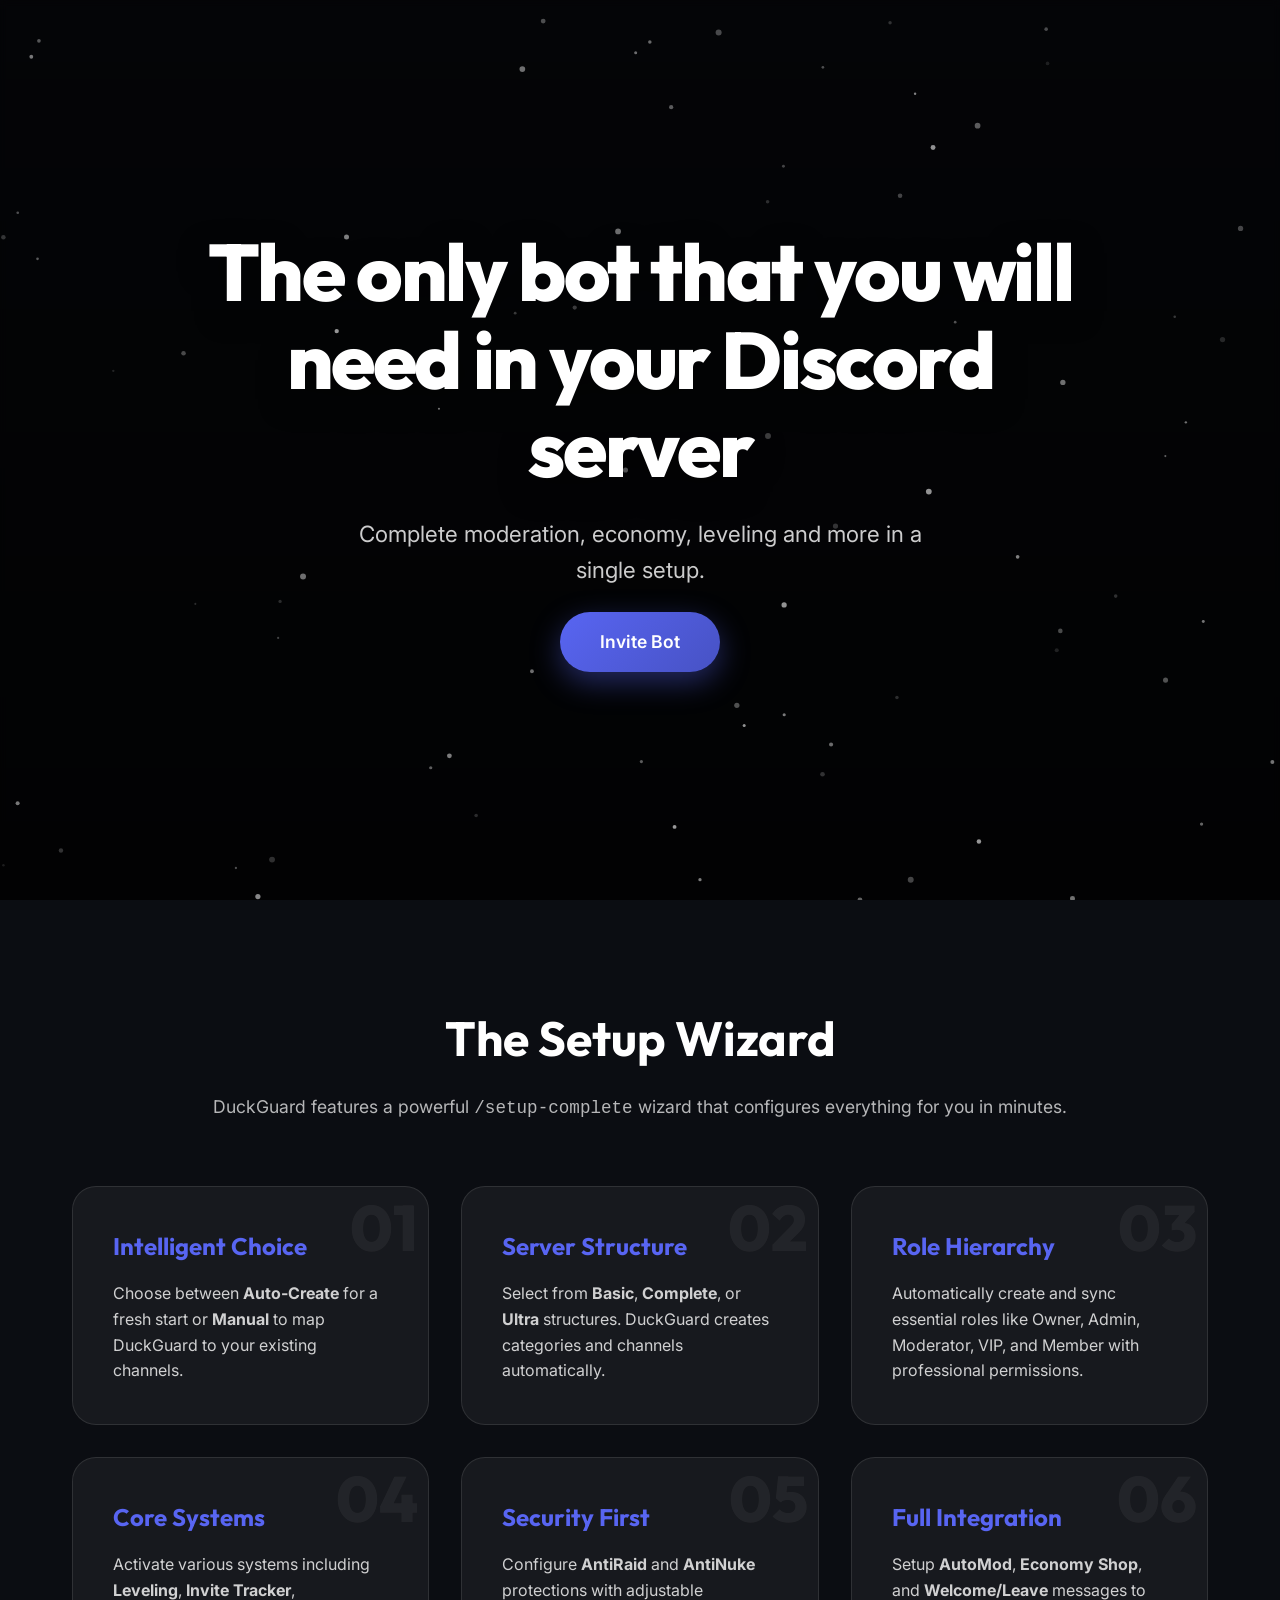
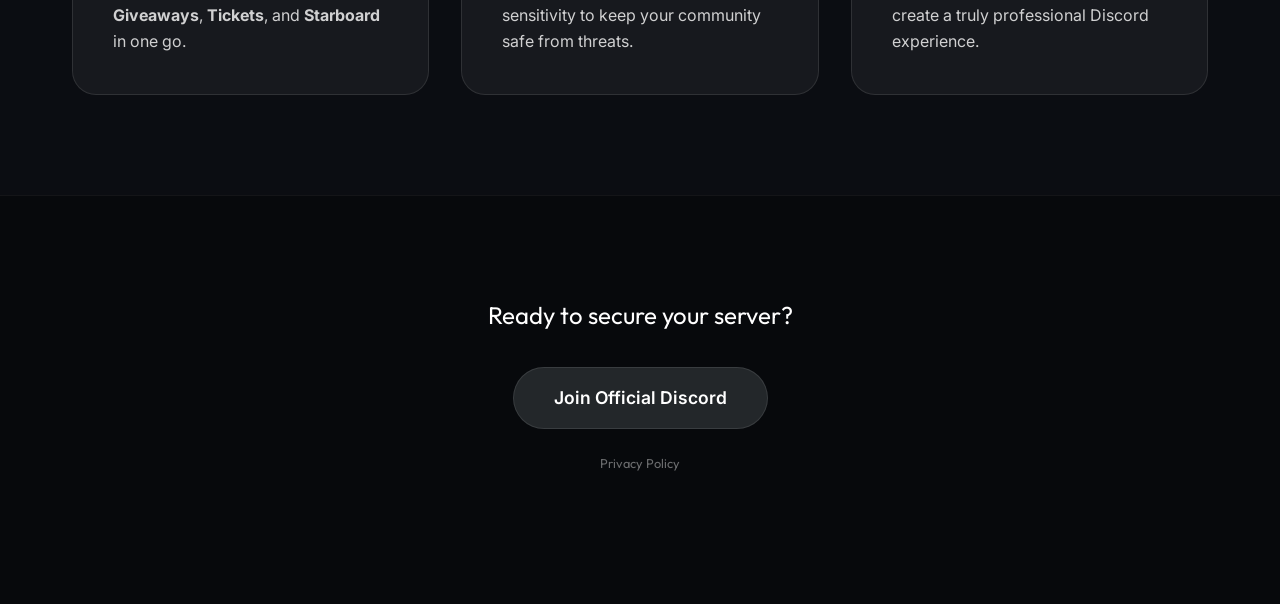
<file: index.html>
<!DOCTYPE html>
<html lang="en">
<head>
    <meta charset="UTF-8">
    <meta name="viewport" content="width=device-width, initial-scale=1.0">
    <title>DuckGuard – The Only Bot You Need</title>
    <meta name="description" content="DuckGuard – the single Discord bot that does it all. Invite it now!">
    <link rel="preconnect" href="https://fonts.googleapis.com">
    <link rel="preconnect" href="https://fonts.gstatic.com" crossorigin>
    <link href="https://fonts.googleapis.com/css2?family=Inter:wght@400;600&family=Outfit:wght@800&display=swap" rel="stylesheet">
    <link rel="stylesheet" href="style.css">
    <!-- Google AdSense + CMP (Privacy & Messaging) -->
    <script async
      src="https://pagead2.googlesyndication.com/pagead/js/adsbygoogle.js?client=ca-pub-5269401615442570"
      crossorigin="anonymous"></script>
</head>
<body>
    <canvas id="particles"></canvas>
    <section class="hero">
        <h1>The only bot that you will need in your Discord server</h1>
        <p class="subtitle">Complete moderation, economy, leveling and more in a single setup.</p>
        <a href="https://shrinkme.click/DuckGuard" class="btn btn-primary" target="_blank" rel="noopener noreferrer">
            Invite Bot
        </a>
    </section>

    <section class="features">
        <h2 class="section-title">The Setup Wizard</h2>
        <p class="section-desc">DuckGuard features a powerful <code>/setup-complete</code> wizard that configures everything for you in minutes.</p>
        
        <div class="feature-grid">
            <div class="feature-card">
                <div class="step-num">01</div>
                <h3>Intelligent Choice</h3>
                <p>Choose between <b>Auto-Create</b> for a fresh start or <b>Manual</b> to map DuckGuard to your existing channels.</p>
            </div>
            
            <div class="feature-card">
                <div class="step-num">02</div>
                <h3>Server Structure</h3>
                <p>Select from <b>Basic</b>, <b>Complete</b>, or <b>Ultra</b> structures. DuckGuard creates categories and channels automatically.</p>
            </div>

            <div class="feature-card">
                <div class="step-num">03</div>
                <h3>Role Hierarchy</h3>
                <p>Automatically create and sync essential roles like Owner, Admin, Moderator, VIP, and Member with professional permissions.</p>
            </div>

            <div class="feature-card">
                <div class="step-num">04</div>
                <h3>Core Systems</h3>
                <p>Activate various systems including <b>Leveling</b>, <b>Invite Tracker</b>, <b>Giveaways</b>, <b>Tickets</b>, and <b>Starboard</b> in one go.</p>
            </div>

            <div class="feature-card">
                <div class="step-num">05</div>
                <h3>Security First</h3>
                <p>Configure <b>AntiRaid</b> and <b>AntiNuke</b> protections with adjustable sensitivity to keep your community safe from threats.</p>
            </div>

            <div class="feature-card">
                <div class="step-num">06</div>
                <h3>Full Integration</h3>
                <p>Setup <b>AutoMod</b>, <b>Economy Shop</b>, and <b>Welcome/Leave</b> messages to create a truly professional Discord experience.</p>
            </div>
        </div>
    </section>

    <footer class="footer">
        <p>Ready to secure your server?</p>
        <a href="https://shrinkme.click/DuckGuardDiscord" class="btn btn-discord" target="_blank" rel="noopener noreferrer">
            Join Official Discord
        </a>
        <p style="margin-top:24px;font-size:0.8rem;opacity:0.4;">
            <a href="privacy.html" style="color:inherit;text-decoration:none;">Privacy Policy</a>
        </p>
    </footer>

    <script src="script.js"></script>
</body>
</html>
</file>
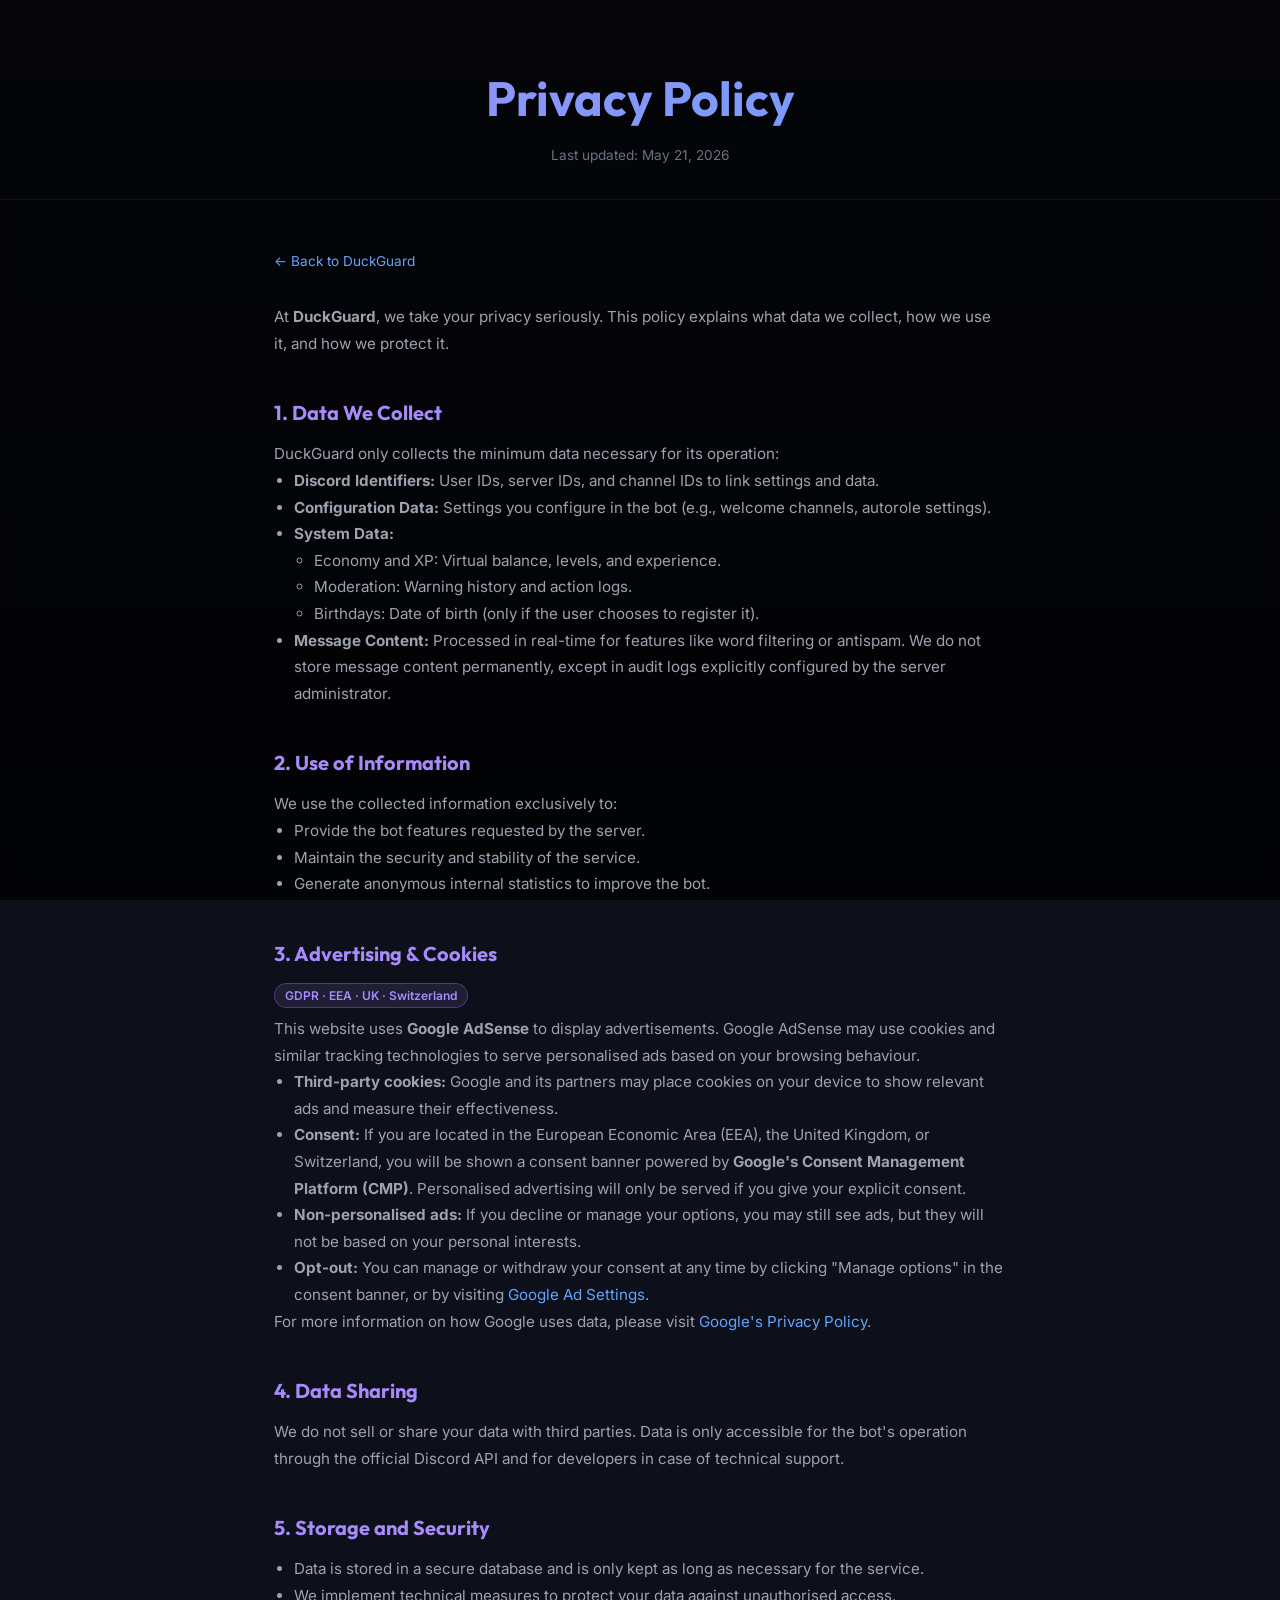
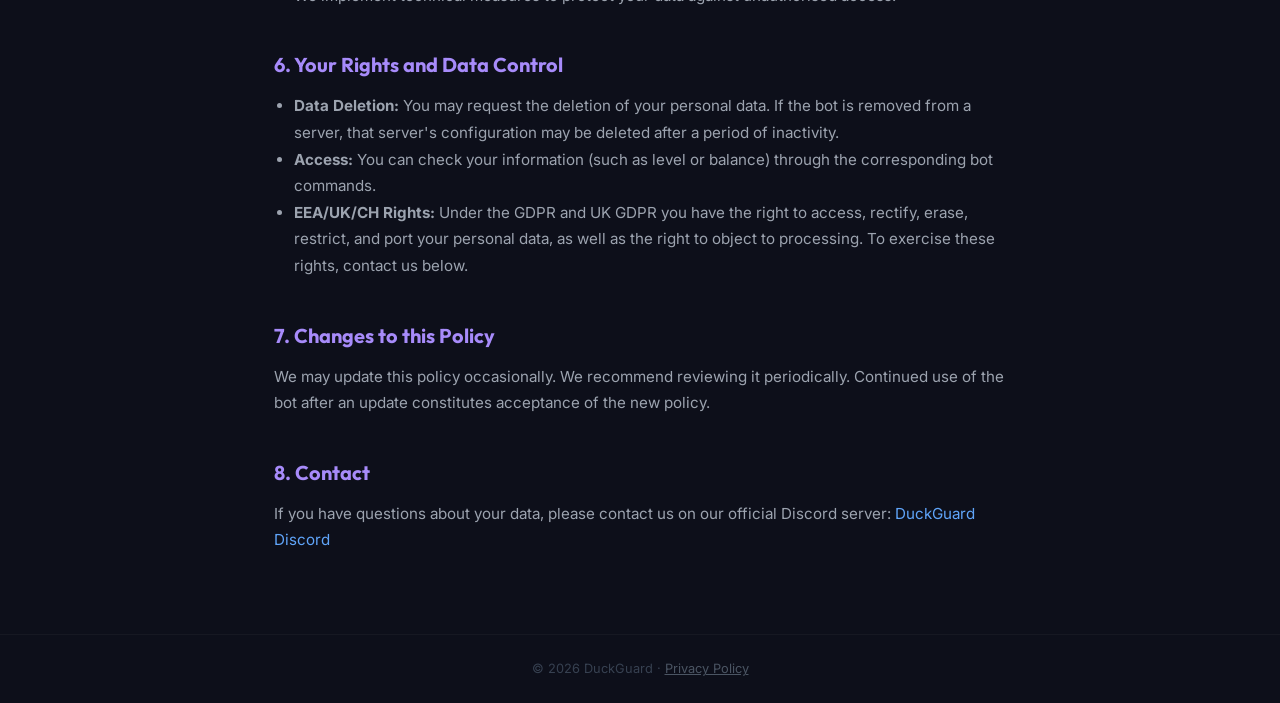
<file: privacy.html>
<!DOCTYPE html>
<html lang="en">
<head>
    <meta charset="UTF-8">
    <meta name="viewport" content="width=device-width, initial-scale=1.0">
    <title>Privacy Policy – DuckGuard</title>
    <meta name="description" content="DuckGuard Privacy Policy – how we collect, use, and protect your data.">
    <link rel="preconnect" href="https://fonts.googleapis.com">
    <link rel="preconnect" href="https://fonts.gstatic.com" crossorigin>
    <link href="https://fonts.googleapis.com/css2?family=Inter:wght@400;600&family=Outfit:wght@800&display=swap" rel="stylesheet">
    <link rel="stylesheet" href="style.css">

    <!-- Google Consent Mode v2 -->
    <script>
      window.dataLayer = window.dataLayer || [];
      function gtag() { dataLayer.push(arguments); }
      gtag('consent', 'default', {
        'ad_storage':         'denied',
        'ad_user_data':       'denied',
        'ad_personalization': 'denied',
        'analytics_storage':  'denied',
        'wait_for_update':    500
      });
    </script>
    <!-- Google AdSense + CMP -->
    <script async
      src="https://pagead2.googlesyndication.com/pagead/js/adsbygoogle.js?client=ca-pub-5269401615442570"
      crossorigin="anonymous"></script>

    <style>
        body {
            background: #0d0f1a;
            color: #c9d1e0;
            font-family: 'Inter', sans-serif;
            margin: 0;
            padding: 0;
        }

        .privacy-header {
            text-align: center;
            padding: 60px 24px 32px;
            border-bottom: 1px solid rgba(255,255,255,0.06);
        }

        .privacy-header h1 {
            font-family: 'Outfit', sans-serif;
            font-size: clamp(2rem, 5vw, 3rem);
            background: linear-gradient(135deg, #a78bfa, #60a5fa);
            -webkit-background-clip: text;
            -webkit-text-fill-color: transparent;
            background-clip: text;
            margin: 0 0 8px;
        }

        .privacy-header .updated {
            font-size: 0.85rem;
            color: #6b7280;
        }

        .privacy-content {
            max-width: 780px;
            margin: 0 auto;
            padding: 48px 24px 80px;
        }

        .privacy-content h2 {
            font-family: 'Outfit', sans-serif;
            font-size: 1.25rem;
            color: #a78bfa;
            margin-top: 40px;
            margin-bottom: 12px;
        }

        .privacy-content p,
        .privacy-content li {
            line-height: 1.75;
            color: #9ca3af;
            font-size: 0.95rem;
        }

        .privacy-content ul {
            padding-left: 20px;
        }

        .privacy-content a {
            color: #60a5fa;
            text-decoration: none;
        }

        .privacy-content a:hover {
            text-decoration: underline;
        }

        .badge {
            display: inline-block;
            background: rgba(167,139,250,0.12);
            border: 1px solid rgba(167,139,250,0.3);
            color: #a78bfa;
            font-size: 0.75rem;
            font-weight: 600;
            padding: 2px 10px;
            border-radius: 20px;
            margin-bottom: 8px;
        }

        .back-link {
            display: inline-flex;
            align-items: center;
            gap: 6px;
            color: #6b7280;
            font-size: 0.85rem;
            text-decoration: none;
            margin-bottom: 32px;
            transition: color 0.2s;
        }

        .back-link:hover { color: #a78bfa; }

        footer {
            text-align: center;
            padding: 24px;
            color: #374151;
            font-size: 0.8rem;
            border-top: 1px solid rgba(255,255,255,0.04);
        }
    </style>
</head>
<body>

    <div class="privacy-header">
        <h1>Privacy Policy</h1>
        <p class="updated">Last updated: May 21, 2026</p>
    </div>

    <div class="privacy-content">
        <a href="index.html" class="back-link">← Back to DuckGuard</a>

        <p>At <strong>DuckGuard</strong>, we take your privacy seriously. This policy explains what data we collect, how we use it, and how we protect it.</p>

        <!-- ─── 1. Data We Collect ─── -->
        <h2>1. Data We Collect</h2>
        <p>DuckGuard only collects the minimum data necessary for its operation:</p>
        <ul>
            <li><strong>Discord Identifiers:</strong> User IDs, server IDs, and channel IDs to link settings and data.</li>
            <li><strong>Configuration Data:</strong> Settings you configure in the bot (e.g., welcome channels, autorole settings).</li>
            <li><strong>System Data:</strong>
                <ul>
                    <li>Economy and XP: Virtual balance, levels, and experience.</li>
                    <li>Moderation: Warning history and action logs.</li>
                    <li>Birthdays: Date of birth (only if the user chooses to register it).</li>
                </ul>
            </li>
            <li><strong>Message Content:</strong> Processed in real-time for features like word filtering or antispam. We do not store message content permanently, except in audit logs explicitly configured by the server administrator.</li>
        </ul>

        <!-- ─── 2. Use of Information ─── -->
        <h2>2. Use of Information</h2>
        <p>We use the collected information exclusively to:</p>
        <ul>
            <li>Provide the bot features requested by the server.</li>
            <li>Maintain the security and stability of the service.</li>
            <li>Generate anonymous internal statistics to improve the bot.</li>
        </ul>

        <!-- ─── 3. Advertising & Cookies (AdSense / GDPR) ─── -->
        <h2>3. Advertising &amp; Cookies</h2>
        <span class="badge">GDPR · EEA · UK · Switzerland</span>
        <p>This website uses <strong>Google AdSense</strong> to display advertisements. Google AdSense may use cookies and similar tracking technologies to serve personalised ads based on your browsing behaviour.</p>
        <ul>
            <li><strong>Third-party cookies:</strong> Google and its partners may place cookies on your device to show relevant ads and measure their effectiveness.</li>
            <li><strong>Consent:</strong> If you are located in the European Economic Area (EEA), the United Kingdom, or Switzerland, you will be shown a consent banner powered by <strong>Google's Consent Management Platform (CMP)</strong>. Personalised advertising will only be served if you give your explicit consent.</li>
            <li><strong>Non-personalised ads:</strong> If you decline or manage your options, you may still see ads, but they will not be based on your personal interests.</li>
            <li><strong>Opt-out:</strong> You can manage or withdraw your consent at any time by clicking "Manage options" in the consent banner, or by visiting <a href="https://adssettings.google.com" target="_blank" rel="noopener noreferrer">Google Ad Settings</a>.</li>
        </ul>
        <p>For more information on how Google uses data, please visit <a href="https://policies.google.com/privacy" target="_blank" rel="noopener noreferrer">Google's Privacy Policy</a>.</p>

        <!-- ─── 4. Data Sharing ─── -->
        <h2>4. Data Sharing</h2>
        <p>We do not sell or share your data with third parties. Data is only accessible for the bot's operation through the official Discord API and for developers in case of technical support.</p>

        <!-- ─── 5. Storage and Security ─── -->
        <h2>5. Storage and Security</h2>
        <ul>
            <li>Data is stored in a secure database and is only kept as long as necessary for the service.</li>
            <li>We implement technical measures to protect your data against unauthorised access.</li>
        </ul>

        <!-- ─── 6. Your Rights ─── -->
        <h2>6. Your Rights and Data Control</h2>
        <ul>
            <li><strong>Data Deletion:</strong> You may request the deletion of your personal data. If the bot is removed from a server, that server's configuration may be deleted after a period of inactivity.</li>
            <li><strong>Access:</strong> You can check your information (such as level or balance) through the corresponding bot commands.</li>
            <li><strong>EEA/UK/CH Rights:</strong> Under the GDPR and UK GDPR you have the right to access, rectify, erase, restrict, and port your personal data, as well as the right to object to processing. To exercise these rights, contact us below.</li>
        </ul>

        <!-- ─── 7. Changes ─── -->
        <h2>7. Changes to this Policy</h2>
        <p>We may update this policy occasionally. We recommend reviewing it periodically. Continued use of the bot after an update constitutes acceptance of the new policy.</p>

        <!-- ─── 8. Contact ─── -->
        <h2>8. Contact</h2>
        <p>If you have questions about your data, please contact us on our official Discord server: <a href="https://shrinkme.click/DuckGuardDiscord" target="_blank" rel="noopener noreferrer">DuckGuard Discord</a></p>
    </div>

    <footer>
        &copy; 2026 DuckGuard · <a href="privacy.html" style="color:#4b5563">Privacy Policy</a>
    </footer>

</body>
</html>
</file>
<file: style.css>
/* -------------------------------------------------
   Reset
   ------------------------------------------------- */
*, *::before, *::after {
    margin: 0;
    padding: 0;
    box-sizing: border-box;
}

/* -------------------------------------------------
   Page layout
   ------------------------------------------------- */
html {
    scroll-behavior: smooth;
}

body {
    font-family: 'Inter', sans-serif;
    background-color: #0b0d12;
    color: #fff;
    line-height: 1.6;
}

#particles {
    position: fixed;
    top: 0;
    left: 0;
    width: 100%;
    height: 100%;
    z-index: -1;
    pointer-events: none;
}

/* Dark overlay so text is always legible */
body::before {
    content: '';
    position: fixed;
    inset: 0;
    background: linear-gradient(180deg, rgba(0, 0, 0, 0.6) 0%, rgba(0, 0, 0, 0.8) 100%);
    backdrop-filter: blur(3px);
    z-index: -1;
}

/* -------------------------------------------------
   Hero section – full-screen, centered
   ------------------------------------------------- */
.hero {
    position: relative;
    display: flex;
    flex-direction: column;
    justify-content: center;
    align-items: center;
    min-height: 100vh;
    text-align: center;
    padding: 2rem;
    gap: 1.5rem;
}

.hero h1 {
    font-family: 'Outfit', sans-serif;
    font-size: clamp(2.5rem, 8vw, 5rem);
    font-weight: 800;
    max-width: 900px;
    line-height: 1.1;
    letter-spacing: -0.03em;
    text-shadow: 0 10px 30px rgba(0, 0, 0, 0.5);
    animation: fadeUp 0.8s ease both;
}

.subtitle {
    font-size: clamp(1.1rem, 3vw, 1.4rem);
    color: rgba(255, 255, 255, 0.8);
    max-width: 600px;
    animation: fadeUp 0.8s 0.1s ease both;
}

/* -------------------------------------------------
   Features Section
   ------------------------------------------------- */
.features {
    padding: 100px 2rem;
    max-width: 1200px;
    margin: 0 auto;
    text-align: center;
}

.section-title {
    font-family: 'Outfit', sans-serif;
    font-size: clamp(2rem, 5vw, 3rem);
    margin-bottom: 1rem;
}

.section-desc {
    color: rgba(255, 255, 255, 0.7);
    margin-bottom: 4rem;
    font-size: 1.1rem;
}

.feature-grid {
    display: grid;
    grid-template-columns: repeat(auto-fit, minmax(300px, 1fr));
    gap: 2rem;
}

.feature-card {
    background: rgba(255, 255, 255, 0.05);
    border: 1px solid rgba(255, 255, 255, 0.1);
    padding: 2.5rem;
    border-radius: 24px;
    text-align: left;
    transition: background 0.3s ease, border-color 0.3s ease;
    position: relative;
    overflow: hidden;
}

.feature-card:hover {
    background: rgba(255, 255, 255, 0.08);
    border-color: rgba(88, 101, 242, 0.4);
}

.step-num {
    font-family: 'Outfit', sans-serif;
    font-size: 4rem;
    position: absolute;
    top: -10px;
    right: 10px;
    opacity: 0.05;
    font-weight: 800;
}

.feature-card h3 {
    font-family: 'Outfit', sans-serif;
    font-size: 1.5rem;
    margin-bottom: 1rem;
    color: #5865F2;
}

.feature-card p {
    color: rgba(255, 255, 255, 0.8);
    font-size: 1rem;
}

/* -------------------------------------------------
   Buttons
   ------------------------------------------------- */
.btn {
    display: inline-flex;
    align-items: center;
    gap: 0.7rem;
    padding: 1rem 2.5rem;
    font-size: 1.1rem;
    font-weight: 600;
    border-radius: 50px;
    text-decoration: none;
    transition: background 0.2s ease, box-shadow 0.2s ease;
    animation: fadeUp 0.8s 0.2s ease both;
}

.btn-primary {
    background: linear-gradient(135deg, #5865F2 0%, #4752c4 100%);
    color: #fff;
    box-shadow: 0 10px 30px rgba(88, 101, 242, 0.4);
}

.btn-discord {
    background: #23272A;
    border: 1px solid rgba(255, 255, 255, 0.1);
    color: #fff;
}

.btn:hover {
    box-shadow: 0 15px 40px rgba(88, 101, 242, 0.5);
}

.btn-discord:hover {
    background: #2c2f33;
    border-color: #5865F2;
}

/* -------------------------------------------------
   Footer
   ------------------------------------------------- */
.footer {
    padding: 100px 2rem;
    text-align: center;
    background: rgba(0, 0, 0, 0.3);
    border-top: 1px solid rgba(255, 255, 255, 0.05);
}

.footer p {
    font-size: 1.5rem;
    font-family: 'Outfit', sans-serif;
    margin-bottom: 2rem;
}

/* -------------------------------------------------
   Animations
   ------------------------------------------------- */
@keyframes fadeUp {
    from {
        opacity: 0;
        transform: translateY(30px);
    }
    to {
        opacity: 1;
        transform: translateY(0);
    }
}

/* -------------------------------------------------
   Responsive tweaks
   ------------------------------------------------- */
@media (max-width: 768px) {
    .feature-grid {
        grid-template-columns: 1fr;
    }
    
    .hero {
        padding: 1rem;
    }
}
</file>
